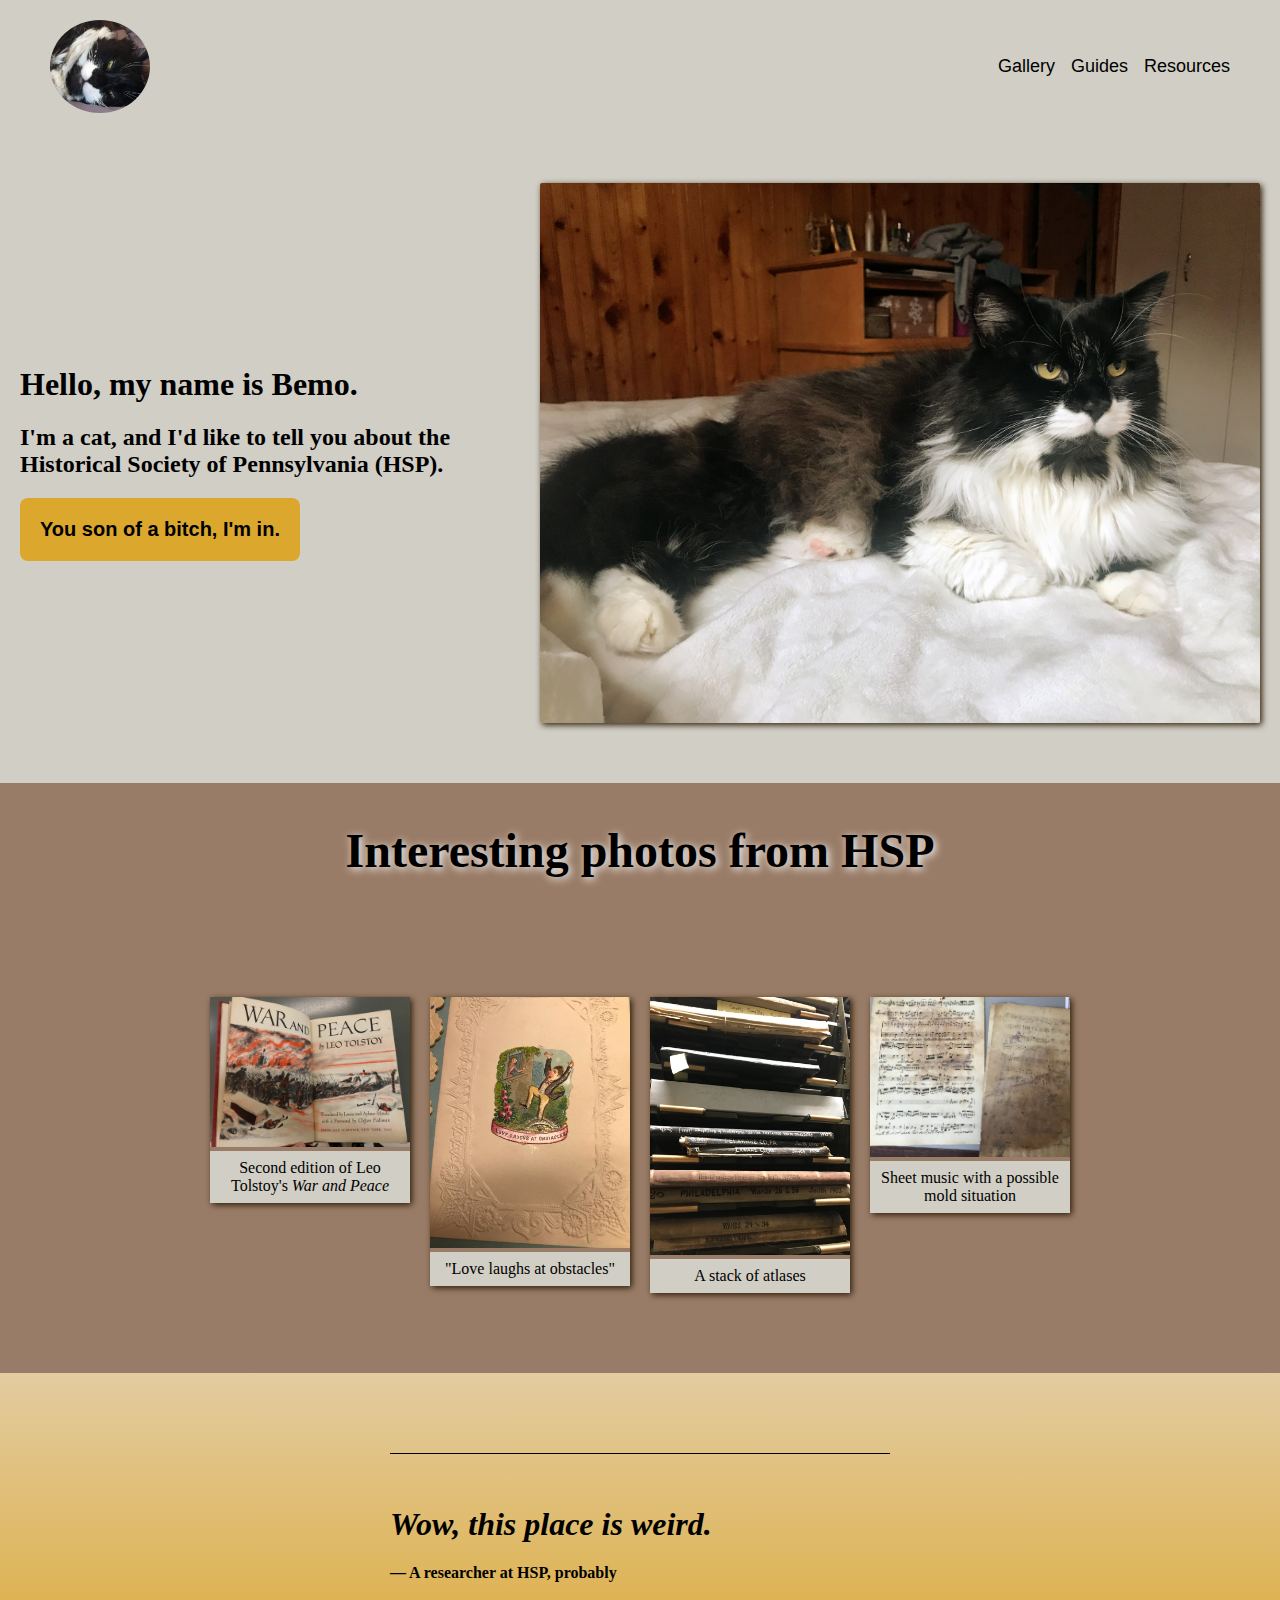
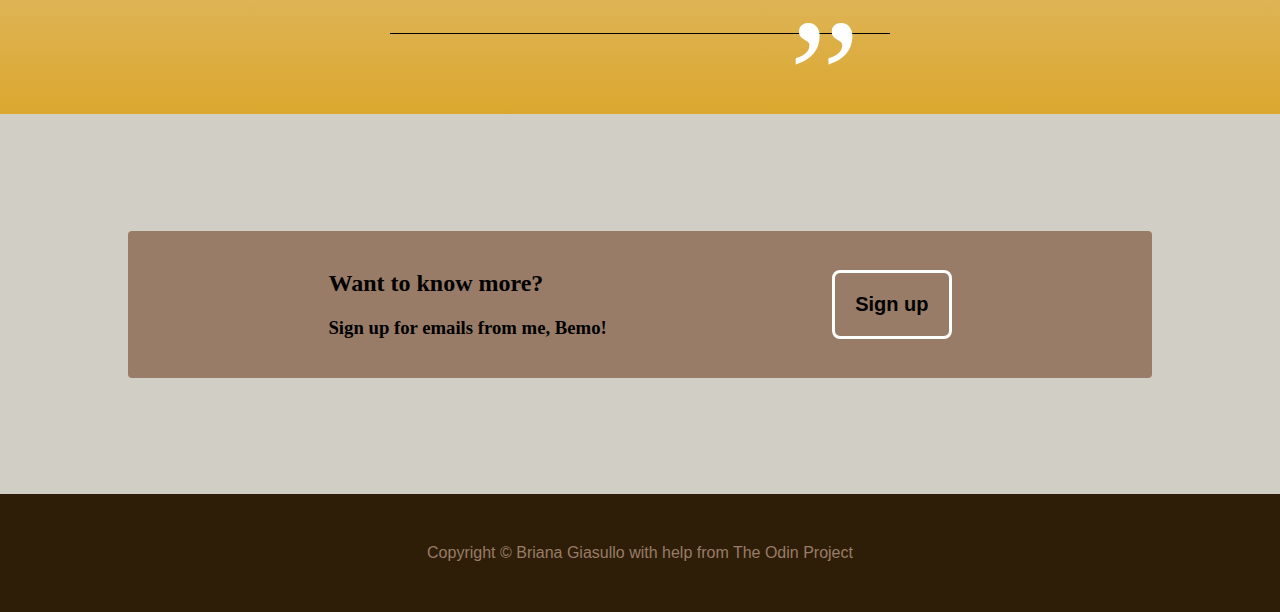
<file: index.html>
<!DOCTYPE html>
<html lang="eng">
    <head>
        <meta charset="utf-8">
        <meta name="viewport" content="width=device-width, initial-scale=1.0">
        <meta name="description" content="My name is Briana and I am learning how to code with The Odin Project">
        <link rel="stylesheet" href="./style.css">
        <title>A cat's take on HSP</title>
    </head>
    <body>
        <div class="wrapper">
            <div class="header1">
                <span class="logo">
                    <img class="logo" alt="Bemo's take on HSP" src="./images/logo.jpg">
                    </span>
                <ul class="right-links">
                    <li>Gallery</li>
                    <li>Guides</li>
                    <li>Resources</li>
                </ul>
            </div>
            <div class="header2">
                <div class="left">
                    <h1>Hello, my name is Bemo.</h1>
                    <h2>I'm a cat, and I'd like to tell you about the Historical Society of Pennsylvania (HSP).</h2>
                    <button class="im-in">You son of a bitch, I'm in.</button>
                </div>
                <img class="topimg" alt="Don't bother me; I'm thinking." src="./images/bemo.jpg">
            </div>

            <div class="cont-head">
                <h2>Interesting photos from HSP</h2>
            </div>

            <div class="content1">
                <div class="hsp">
                    <img src="./images/hsp1.jpg" alt="A cool photo from HSP">
                    <div class="hsp-text">Second edition of Leo Tolstoy's <em>War and Peace</em></div>
                </div>

                <div class="hsp">
                    <img src="./images/hsp2.jpg" alt="A cool photo from HSP">
                    <div class="hsp-text">"Love laughs at obstacles"</div>
                </div>
                
                <div class="hsp">
                    <img src="./images/hsp3.jpg" alt="A cool photo from HSP">
                    <div class="hsp-text">A stack of atlases</div>
                </div>
                
                <div class="hsp">
                    <img src="./images/hsp4.jpg" alt="A cool photo from HSP">
                    <div class="hsp-text">Sheet music with a possible mold situation</div>
                </div>
            </div>

            <div class="content2">
                <div class="blockquote"><h1><em>Wow, this place is weird.</em></h1>
                    <h4>&mdash; A researcher at HSP, probably</h4>
                </div>
            </div>
            <div class="content3">
                <div class="content3-wrap">
                <div class="con3-left">
                    <h2>Want to know more?</h2>
                    <h3>Sign up for emails from me, Bemo!</h3>
                </div>
                <div class="con3-right">
                    <button class="sign-up">Sign up</button>
                </div>
                </div>
            </div>
            <div class="footer">
                Copyright &copy; Briana Giasullo with help from The Odin Project
            </div>
        </div>
    </body>
</html>
</file>
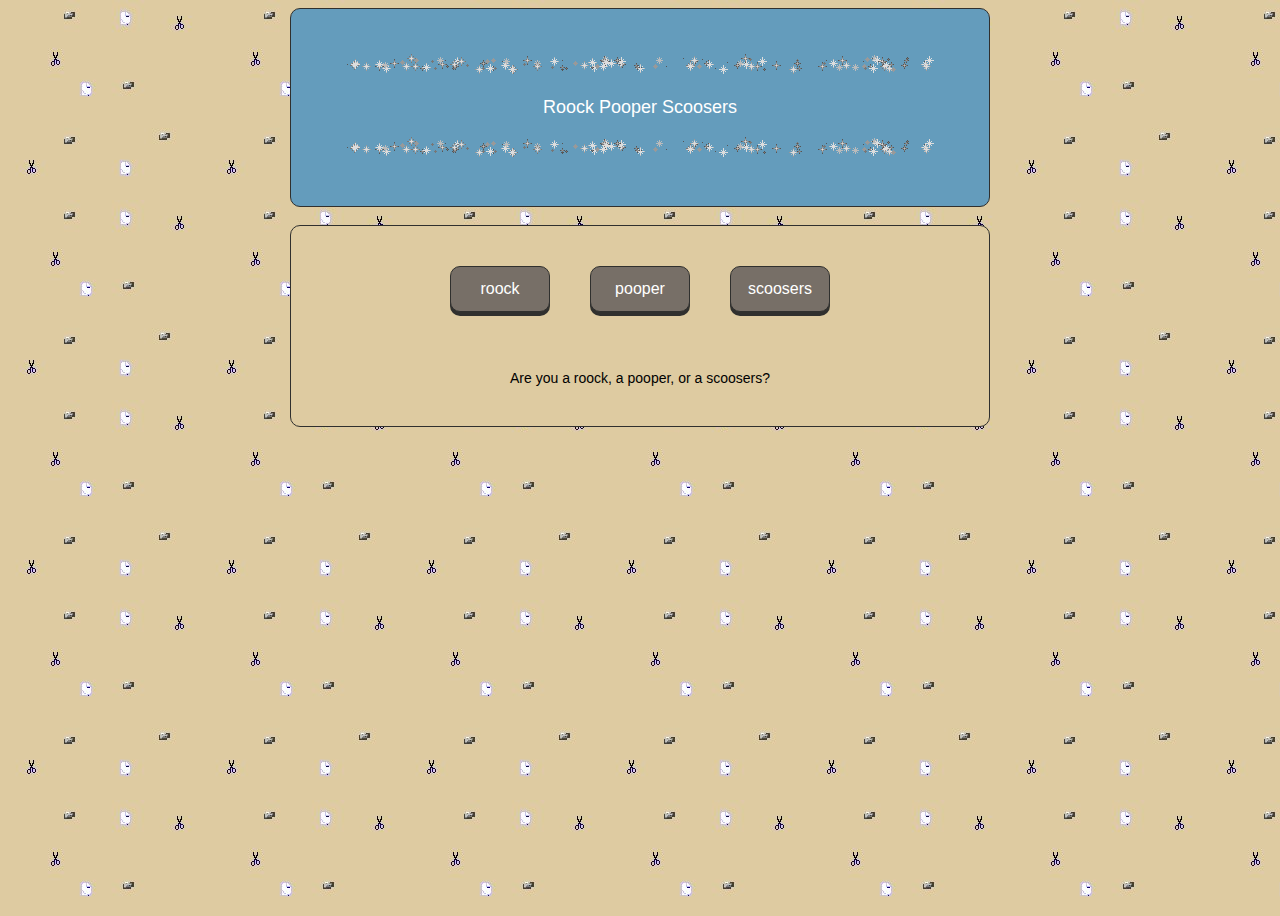
<file: rps.html>
<!doctype html>
<html>
<head>
  <title>Roock Pooper Scoosors</title>
  <link rel="stylesheet" href="rpsstyle.css">
</head>
<body>

    <header>
      <p><a href="https://gifcities.org/" target="_blank"><img src="images/divide.gif"></a></p>
         <p>Roock Pooper Scoosers</p>
     <p><a href="https://gifcities.org/" target="_blank"><img src="images/divide.gif"></a></p>
    </header><br>
    <div class="content">
      <div class="buttons">
         <input type="button" class="butt" value="roock"></input>
        <input type="button" class="butt" value="pooper"></input>
        <input type="button" class="butt" value="scoosers"></input>
     </div>
     <br>
     <div id="result">Are you a roock, a pooper, or a scoosers?</div>
     <script src="rpsjs.js"></script>
  </div>
 
</body>
</html>
</file>
<file: style.css>
body {
    margin: 0px;
    }

.wrapper {
    display: flex;
    flex-direction: column;
}

.header2, .content1, .content2, .content3 {
    min-height: 30vh;
}

.header1 {
    background-color: #d1cec5;
    display: flex;
    justify-content: space-between;
    min-height: 10vh;
    padding: 20px 50px;
    font-family: 'Gill Sans', 'Gill Sans MT', Calibri, 'Trebuchet MS', sans-serif;
    font-size: 18px;
}

.logo {
    float: left;
    max-width: 100px;
    border-radius: 50%;
    object-fit: cover;
}

.right-links {
    display: flex;
    list-style: none;
    margin: 0px;
    padding: 0px;
    gap: 16px;
    align-items: center;
}

li {
    cursor: pointer;
}

a:link {
    color: #2e1e08;
    text-decoration: none;
}

a:visited {
    color: #2e1e08;
}

a:hover {
    color: #997c67;
}

a:active {
    color: #997c67;
}

.header2 {
    background-color: #d1cec5;
    display: flex;
    justify-content: center;
    padding: 50px 20px 60px;
    align-items: center;
    gap: 50px;
    }

.im-in {
    border-radius: 8px;
    border: none;
    background-color: #dba72c;
    padding: 20px;
    display: block; 
    text-align: center;
    font-weight: bold;
    font-size: 20px;
    cursor: pointer;
}
    
.left {
    background-color: #d1cec5;
    max-width: 80vh;
    }

.topimg, .hsp {
    border-radius: 2px;
    box-shadow: 2px 2px 6px #2e1e08;
    max-width: 80vh;
}

.cont-head {
    text-shadow: 2px 2px 8px white;
    font-family: Georgia, 'Times New Roman', Times, serif;
    font-size: 32px;
    text-align: center;
    background-color: #997c67;
}

.content1 {
    background-color: #997c67;
    display: flex;
    flex-wrap: wrap;
    justify-content: center;
    align-items: flex-start;
    gap: 20px;
    padding: 80px 20px;
}

.hsp {
    width: 200px;
    height: auto;
}

.hsp img {
    width: 100%;
}

.hsp-text {
    text-align: center;
    background-color: #d1cec5;
    padding: 8px;
}

.content2 {
    background-color: #e3cca1;
    background-image: linear-gradient(#e3cca1, #dba72e);
}

.blockquote {
    position: relative;
    padding: 30px 0;
    z-index: 1;
    margin: 80px auto;
    width: 100%;
    max-width: 500px;
    align-self: center;
    border-top: solid 1px;
    border-bottom: solid 1px;
}

.blockquote:after {
    position: absolute;
    content: "”";
    color: white;
    font-size: 10rem;
    line-height: 0;
    bottom: -43px;
    right: 30px;
}

.content3 {
    background-color: #d1cec5;
    display: flex;
    justify-content: center;
    align-items: center;
    padding: 55px 25px;
}

.content3-wrap {
    background-color: #997c67;
    border-radius: 4px;
    display: flex;
    justify-content: space-evenly;
    align-items: center;
    gap: 45px;
    padding: 20px;
    width: 80%;
}

.sign-up {
    border-radius: 8px;
    border: solid 3px white;
    background-color: #997c67;
    padding: 20px;
    display: block; 
    text-align: center;
    font-weight: bold;
    font-size: 20px;
    cursor: pointer;
}

.footer {
    background-color: #2e1e08;
    text-align: center;
    padding: 50px 20px;
    font-family: 'Trebuchet MS', 'Lucida Sans Unicode', 'Lucida Grande', 'Lucida Sans', Arial, sans-serif;
    color: #997c67;
}
</file>
<file: rpsstyle.css>
* {
  box-sizing: border-box;
}

body {
    background-color: #decba1;
    cursor: grab;
    height: 100vh;
    background-image: url("rpsbg.jpg");   
    background-attachment: fixed;
}

::selection {
  background: #4f73ad;
}

header {
    width: 700px;
    background-color: #649cbc;
    padding: 26px;
    font-family: 'Trebuchet MS', sans-serif;
    font-size: 18px;
    text-align: center;
    margin: auto;
    color: white;
    border: 1px solid #30302e;
    border-radius: 10px;
}

.content {
  width: 700px;
  margin: auto;
  padding: 20px;
  background-color: #decba1;
  border: 1px solid #30302e;
  border-radius: 10px;
  text-align: center;
}

.buttons {
  width: 500px;
  margin: auto;
  display: flex;
  align-content: center;
  justify-content: space-evenly;
  text-align: center;
  padding: 20px;
}

.butt {
  padding: 13px;
  font-size: 16px;
  width: 100px;
  cursor: grabbing;
  text-align: center;
  text-decoration: none;
  outline: none;
  color: white;
  background-color: #776f67;
  border: 1px solid #30302e;
  border-radius: 10px;
  box-shadow: 0 4px #30302e;
}
  
.butt:hover {
  background-color: #649cbc
}

.butt:active {
  background-color: #649cbc;
  box-shadow: 0 3px #30302e;
  transform: translateY(4px);
}

#result {
  padding: 20px;
  font-family: 'Trebuchet MS', sans-serif;
  font-size: 14px;
  margin: auto;
}
</file>
